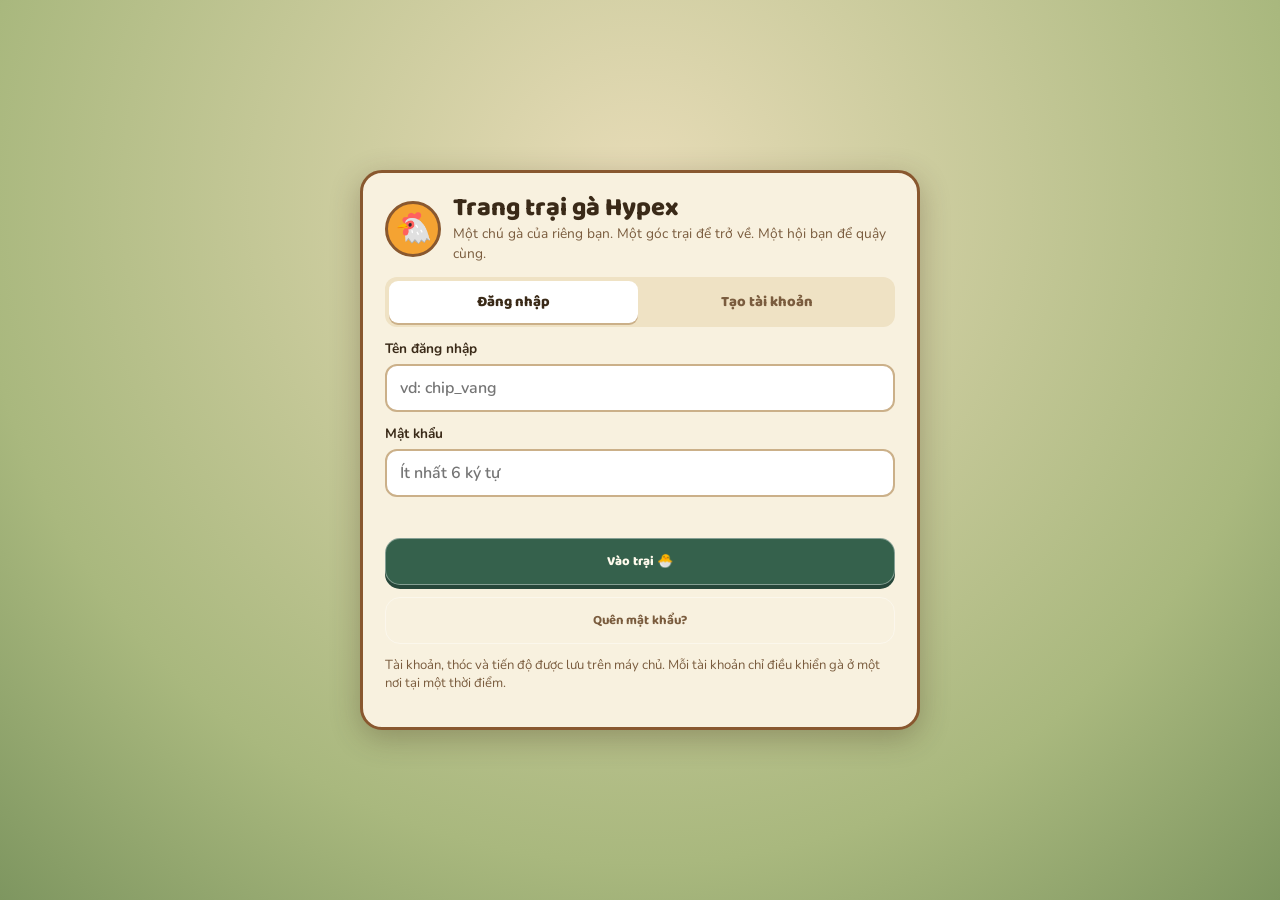
<file: client/index.html>
<!doctype html>
<html lang="vi">
<head>
<meta charset="utf-8">
<meta name="viewport" content="width=device-width,initial-scale=1,viewport-fit=cover,user-scalable=no">
<title>Trang trại gà Hypex</title>
<link rel="preconnect" href="https://fonts.googleapis.com">
<link rel="preconnect" href="https://fonts.gstatic.com" crossorigin>
<link rel="stylesheet" href="https://fonts.googleapis.com/css2?family=Baloo+2:wght@600;800&family=Nunito:wght@600;700;800;900&display=swap&subset=vietnamese">
<link rel="stylesheet" href="css/style.css">
</head>
<body>
<div id="app"></div>

<!-- Đăng nhập / đăng ký -->
<div class="screen" id="authScreen" hidden>
  <form class="card" id="authForm" autocomplete="on">
    <div class="brand">
      <div class="logo">🐔</div>
      <div>
        <h1>Trang trại gà Hypex</h1>
        <p class="tagline">Một chú gà của riêng bạn. Một góc trại để trở về. Một hội bạn để quậy cùng.</p>
      </div>
    </div>
    <div class="seg" role="tablist">
      <button type="button" role="tab" id="tabLogin" aria-selected="true">Đăng nhập</button>
      <button type="button" role="tab" id="tabRegister" aria-selected="false">Tạo tài khoản</button>
    </div>
    <div class="field">
      <label class="l" for="userIn">Tên đăng nhập</label>
      <input type="text" id="userIn" name="username" autocomplete="username" autocapitalize="none" spellcheck="false" placeholder="vd: chip_vang">
    </div>
    <div class="field">
      <label class="l" for="passIn">Mật khẩu</label>
      <input type="password" id="passIn" name="password" autocomplete="current-password" placeholder="Ít nhất 6 ký tự">
    </div>
    <div class="field" id="recoverFields" hidden>
      <label class="l" for="recIn">Mã khôi phục</label>
      <input type="text" id="recIn" autocomplete="off" autocapitalize="characters" spellcheck="false" placeholder="XXXX-XXXX-XXXX" style="text-transform:uppercase">
    </div>
    <p class="err" id="authErr"></p>
    <button class="btn block" id="authBtn" type="submit">Vào trại 🐣</button>
    <button class="btn ghost block" type="button" id="forgotBtn">Quên mật khẩu?</button>
    <p class="mut" style="margin-top:12px">Tài khoản, thóc và tiến độ được lưu trên máy chủ. Mỗi tài khoản chỉ điều khiển gà ở một nơi tại một thời điểm.</p>
  </form>
</div>

<!-- Mã khôi phục: chỉ hiện một lần -->
<div class="screen" id="recoveryScreen" hidden>
  <div class="card">
    <h1>Lưu mã khôi phục</h1>
    <p class="tagline">Nếu quên mật khẩu, mã này là cách duy nhất để lấy lại tài khoản. Máy chủ chỉ lưu bản băm nên sẽ không hiện lại.</p>
    <div class="row" style="margin-top:14px"><div class="meta"><div class="nm" id="recCode" style="font-size:1.5rem;letter-spacing:.12em;-webkit-user-select:all;user-select:all"></div></div>
      <div class="act"><button class="mini sec" id="recCopy" type="button">Chép</button></div></div>
    <button class="btn block" id="recDone">Tôi đã lưu mã, vào trại</button>
  </div>
</div>

<!-- Tạo gà -->
<div class="screen" id="charScreen" hidden>
  <div class="card">
    <h1>Tạo chú gà của bạn</h1>
    <p class="tagline">Xem trước 3D — kéo để xoay.</p>
    <div id="previewWrap" style="margin-top:12px"></div>
    <div class="field">
      <label class="l" for="nameIn">Tên hiển thị</label>
      <input type="text" id="nameIn" maxlength="14" placeholder="vd: Gà Bông, Chíp Vàng" autocomplete="off">
    </div>
    <div class="field"><span class="l">Màu lông</span><div class="swatches" id="colorSw"></div></div>
    <div class="field"><span class="l">Kiểu mào</span><div class="chips" id="combCh"></div></div>
    <div class="field"><span class="l">Kiểu đuôi</span><div class="chips" id="tailCh"></div></div>
    <div class="field"><span class="l">Kiểu mắt</span><div class="chips" id="eyeCh"></div></div>
    <div class="field"><span class="l">Áo khởi điểm</span><div class="swatches" id="shirtSw"></div></div>
    <div class="field"><span class="l">Giới tính hồ sơ <span class="mut">— chỉ hiển thị hồ sơ, không ảnh hưởng chỉ số hay trang phục</span></span><div class="chips" id="sexCh"></div></div>
    <p class="err" id="charErr"></p>
    <button class="btn block" id="createBtn">Vào sảnh chuồng gà</button>
  </div>
</div>

<!-- Đang kết nối -->
<div class="screen" id="loadScreen">
  <div class="card" style="text-align:center">
    <div class="logo" style="margin:0 auto 10px">🐔</div>
    <h1 id="loadTitle">Đang mở cổng trại…</h1>
    <p class="mut" id="loadSub">Kết nối máy chủ</p>
  </div>
</div>

<!-- HUD -->
<div id="hud" hidden>
  <svg class="sprite" xmlns="http://www.w3.org/2000/svg" aria-hidden="true" focusable="false" style="position:absolute;width:0;height:0;overflow:hidden">
    <defs>
      <symbol id="i-bag" viewBox="0 0 24 24" fill="none" stroke="currentColor" stroke-width="1.8" stroke-linecap="round" stroke-linejoin="round"><path d="M7 8V6a5 5 0 0 1 10 0v2"/><rect x="4" y="8" width="16" height="12" rx="3"/><path d="M9 14h6"/></symbol>
      <symbol id="i-quest" viewBox="0 0 24 24" fill="none" stroke="currentColor" stroke-width="1.8" stroke-linecap="round" stroke-linejoin="round"><rect x="5" y="4" width="14" height="17" rx="2.4"/><path d="M9 3.6h6v3H9z"/><path d="M9 12.4l2 2 4-4"/></symbol>
      <symbol id="i-shop" viewBox="0 0 24 24" fill="none" stroke="currentColor" stroke-width="1.8" stroke-linecap="round" stroke-linejoin="round"><path d="M4 9h16"/><path d="M5.2 9 3.6 13.2h16.8L18.8 9"/><path d="M6.5 13.5V20M17.5 13.5V20"/><path d="M4 20h16"/><path d="M8 16.5h8"/></symbol>
      <symbol id="i-book" viewBox="0 0 24 24" fill="none" stroke="currentColor" stroke-width="1.8" stroke-linecap="round" stroke-linejoin="round"><path d="M12 6.2C10 4.7 7.4 4.1 4.4 4.6v13.2c3-.5 5.6.1 7.6 1.7 2-1.6 4.6-2.2 7.6-1.7V4.6c-3-.5-5.6.1-7.6 1.6z"/><path d="M12 6.2v13.3"/><path d="M15.2 9.4c.9-1.1 2.2.9 3.1-.2"/></symbol>
      <symbol id="i-wardrobe" viewBox="0 0 24 24" fill="none" stroke="currentColor" stroke-width="1.8" stroke-linecap="round" stroke-linejoin="round"><path d="M12 4a2.5 2.5 0 0 1 2.5 2.5c0 .7-.3 1.3-.7 1.7"/><path d="M12 8.4 5 13.9a1.5 1.5 0 0 0 1.8 2.4L12 13.4l5.2 2.9a1.5 1.5 0 0 0 1.8-2.4L12 8.4z"/></symbol>
      <symbol id="i-friends" viewBox="0 0 24 24" fill="none" stroke="currentColor" stroke-width="1.8" stroke-linecap="round" stroke-linejoin="round"><circle cx="9" cy="7.5" r="3"/><path d="M3 19.5c0-3.3 2.7-5.5 6-5.5s6 2.2 6 5.5"/><circle cx="16.4" cy="7.5" r="2.6"/><path d="M11.7 19.5c.2-2.6 2.1-4.2 4.7-4.4 1.7-.1 3 .5 3.8 1.7"/></symbol>
      <symbol id="i-chat" viewBox="0 0 24 24" fill="none" stroke="currentColor" stroke-width="1.8" stroke-linecap="round" stroke-linejoin="round"><path d="M4 6a3 3 0 0 1 3-3h10a3 3 0 0 1 3 3v6a3 3 0 0 1-3 3H9l-5 4z"/></symbol>
      <symbol id="i-mail" viewBox="0 0 24 24" fill="none" stroke="currentColor" stroke-width="1.8" stroke-linecap="round" stroke-linejoin="round"><rect x="3" y="5" width="18" height="14" rx="2"/><path d="M3 7.5l9 6 9-6"/></symbol>
      <symbol id="i-guild" viewBox="0 0 24 24" fill="none" stroke="currentColor" stroke-width="1.8" stroke-linecap="round" stroke-linejoin="round"><path d="M5 3v18"/><path d="M5 4h13l-2 3 2 3H5"/></symbol>
      <symbol id="i-help" viewBox="0 0 24 24" fill="none" stroke="currentColor" stroke-width="1.8" stroke-linecap="round" stroke-linejoin="round"><circle cx="12" cy="12" r="9"/><path d="M9.4 9.4a2.6 2.6 0 1 1 3.5 2.4c-.8.3-.9 1-.9 1.7"/><path d="M12 17.2h.01"/></symbol>
      <symbol id="i-photo" viewBox="0 0 24 24" fill="none" stroke="currentColor" stroke-width="1.8" stroke-linecap="round" stroke-linejoin="round"><path d="M4 7h3l1.5-2h7L17 7h3a1 1 0 0 1 1 1v10a1 1 0 0 1-1 1H4a1 1 0 0 1-1-1V8a1 1 0 0 1 1-1z"/><circle cx="12" cy="13" r="3.5"/></symbol>
      <symbol id="i-sound" viewBox="0 0 24 24" fill="none" stroke="currentColor" stroke-width="1.8" stroke-linecap="round" stroke-linejoin="round"><path d="M4 9v6h4l5 4V5L8 9z"/><path d="M16 9a4 4 0 0 1 0 6"/></symbol>
      <symbol id="i-sound-off" viewBox="0 0 24 24" fill="none" stroke="currentColor" stroke-width="1.8" stroke-linecap="round" stroke-linejoin="round"><path d="M4 9v6h4l5 4V5L8 9z"/><path d="M16 9l5 6M21 9l-5 6"/></symbol>
      <symbol id="i-settings" viewBox="0 0 24 24" fill="none" stroke="currentColor" stroke-width="1.8" stroke-linecap="round"><path d="M4 7h16M4 12h16M4 17h16"/><circle cx="9" cy="7" r="2" fill="currentColor" stroke="none"/><circle cx="15" cy="12" r="2" fill="currentColor" stroke="none"/><circle cx="7" cy="17" r="2" fill="currentColor" stroke="none"/></symbol>
      <symbol id="i-map" viewBox="0 0 24 24" fill="none" stroke="currentColor" stroke-width="1.8" stroke-linecap="round" stroke-linejoin="round"><path d="M9 4 3 6v14l6-2 6 2 6-2V4l-6 2-6-2z"/><path d="M9 4v14M15 6v14"/></symbol>
      <symbol id="i-reset" viewBox="0 0 24 24" fill="none" stroke="currentColor" stroke-width="1.8" stroke-linecap="round" stroke-linejoin="round"><path d="M3.5 12a8.5 8.5 0 1 0 2.4-5.9"/><path d="M3.5 3.5v4h4"/></symbol>
      <symbol id="i-eye" viewBox="0 0 24 24" fill="none" stroke="currentColor" stroke-width="1.8" stroke-linecap="round" stroke-linejoin="round"><path d="M2 12s3.5-6 10-6 10 6 10 6-3.5 6-10 6S2 12 2 12z"/><circle cx="12" cy="12" r="2.8"/></symbol>
      <symbol id="i-camera" viewBox="0 0 24 24" fill="none" stroke="currentColor" stroke-width="1.8" stroke-linecap="round" stroke-linejoin="round"><path d="M4 8V6a2 2 0 0 1 2-2h2M16 4h2a2 2 0 0 1 2 2v2M20 16v2a2 2 0 0 1-2 2h-2M8 20H6a2 2 0 0 1-2-2v-2"/><circle cx="12" cy="12" r="3.4"/></symbol>
      <symbol id="i-wheat" viewBox="0 0 24 24" fill="none" stroke="currentColor" stroke-width="1.8" stroke-linecap="round" stroke-linejoin="round"><path d="M12 21V8"/><path d="M12 8c-2.5 0-4-1.5-4-4 2.5 0 4 1.5 4 4z"/><path d="M12 8c2.5 0 4-1.5 4-4-2.5 0-4 1.5-4 4z"/><path d="M12 12.5c-3 0-5-2-5-5 3 0 5 2 5 5z"/><path d="M12 12.5c3 0 5-2 5-5-3 0-5 2-5 5z"/></symbol>
      <symbol id="i-plane" viewBox="0 0 24 24" fill="none" stroke="currentColor" stroke-width="1.8" stroke-linecap="round" stroke-linejoin="round"><path d="M22 2 11 13"/><path d="M22 2 15 22l-4-9-9-4z"/></symbol>
      <symbol id="i-more" viewBox="0 0 24 24"><circle cx="5" cy="12" r="1.7" fill="currentColor"/><circle cx="12" cy="12" r="1.7" fill="currentColor"/><circle cx="19" cy="12" r="1.7" fill="currentColor"/></symbol>
      <symbol id="i-home" viewBox="0 0 24 24" fill="none" stroke="currentColor" stroke-width="1.8" stroke-linecap="round" stroke-linejoin="round"><path d="M3 11 12 3l9 8"/><path d="M5 9.5V20h14V9.5"/><path d="M10 20v-6h4v6"/></symbol>
    </defs>
  </svg>

  <!-- Hồ sơ gà (trên trái) -->
  <div class="player-panel">
    <div class="player-portrait">
      <svg class="chick" viewBox="0 0 72 80" role="img" aria-label="Chân dung gà">
        <g fill="var(--feather-shade,#d8a62c)"><ellipse cx="16" cy="34" rx="7" ry="15" transform="rotate(-18 16 34)"/><ellipse cx="11" cy="46" rx="6" ry="13" transform="rotate(-28 11 46)"/><ellipse cx="21" cy="50" rx="5.5" ry="11" transform="rotate(-6 21 50)"/></g>
        <g stroke="#e8922b" stroke-width="4" stroke-linecap="round"><line x1="33" y1="78" x2="33" y2="66"/><line x1="45" y1="78" x2="45" y2="66"/></g>
        <ellipse cx="40" cy="52" rx="26" ry="25" fill="var(--feather,#f4cf3f)"/>
        <ellipse cx="46" cy="58" rx="10" ry="15" fill="var(--feather-shade,#d8a62c)" transform="rotate(-14 46 58)"/>
        <circle cx="46" cy="26" r="17" fill="var(--feather,#f4cf3f)"/>
        <g fill="#e0401f"><circle cx="38" cy="11" r="4.6"/><circle cx="46" cy="8" r="5.2"/><circle cx="54" cy="11" r="4.6"/></g>
        <path d="M30 24l-8 2 8 4z" fill="#e8922b"/>
        <circle cx="48" cy="23" r="4.2" fill="#24170f"/>
        <circle cx="49.4" cy="21.6" r="1.4" fill="#fff"/>
      </svg>
      <span id="lvTxt">Cấp 1</span>
    </div>
    <div class="player-copy">
      <small>TRANG TRẠI HYPEX</small>
      <strong id="playerName">Gà con</strong>
      <div class="bar xp-mini"><div class="lab"><span>Kinh nghiệm</span><span id="xpLab">0/80</span></div><div class="track"><div class="fill xp" id="xpFill" style="width:0%"></div></div></div>
      <div class="bar" id="manaBar"><div class="lab"><span id="manaName">Độ no</span><span id="manaLab">100/100</span></div><div class="track"><div class="fill mana" id="manaFill" style="width:100%"></div></div></div>
    </div>
  </div>

  <!-- Bảng tên khu (trên giữa) -->
  <button class="location-pill" id="roomChip"><span class="lamp"></span><span class="net" id="netDot"></span><span class="pill-copy"><strong id="currentZoneName">Sảnh chuồng gà</strong><small id="roomTxt">Đang vào làng…</small></span><span class="lamp"></span></button>

  <!-- Ví thóc + minimap (trên phải) -->
  <div class="map-corner"><div class="wallet"><svg class="ic"><use href="#i-wheat"></use></svg><strong id="thocTxt">0</strong><small>THÓC</small></div>
    <button id="miniMapButton" aria-label="Mở bản đồ làng"><canvas id="minimapCanvas" width="280" height="240"></canvas><span class="map-compass">N ↑</span><span class="mini-label"><span id="miniLocation">Làng Hypex</span><kbd>M</kbd></span></button>
    <div class="chip-row"><span class="sky-chip" id="skyChip" title="Trời trong làng">☀️</span><span class="sky-chip" id="ticketChip" title="Lượt xe buýt miễn phí" hidden>🎫 2/2</span></div>
    <small id="localPopulation">Một ngôi làng để trở về</small>
  </div>
  <div id="routeCard" hidden><span class="route-symbol">↗</span><div><small>ĐANG CHỈ ĐƯỜNG</small><strong id="routeName"></strong><span id="routeStep"></span></div><b id="routeDistance"></b><button id="cancelRoute" aria-label="Hủy chỉ đường">×</button></div>
  <div class="areaName" id="areaName"></div>
  <div id="routeArrow" hidden aria-hidden="true"><span>➤</span></div>
  <!-- Làng sống: thẻ hướng dẫn, mời xe ôm, câu hỏi NPC, đang ngồi xe (PLAN_LOGIC_GAME 5–8) -->
  <div id="tutCard" class="npc-card tut" hidden></div>
  <div id="offerCard" class="npc-card offer" hidden></div>
  <div id="askCard" class="npc-card ask" hidden></div>
  <div id="rideCard" class="npc-card ride" hidden></div>

  <!-- Bộ công cụ (phải dưới): 6 nút chính + nút xanh "..." -->
  <div class="tool-tray">
    <div class="tool-grid">
      <button class="iconbtn" id="btnBag" title="Túi đồ" aria-label="Túi đồ"><svg><use href="#i-bag"></use></svg></button>
      <button class="iconbtn" id="btnQuest" title="Nhiệm vụ" aria-label="Nhiệm vụ"><svg><use href="#i-quest"></use></svg><span class="dot" id="questDot" hidden>!</span></button>
      <button class="iconbtn" id="btnShop" title="Cửa hàng" aria-label="Cửa hàng"><svg><use href="#i-shop"></use></svg></button>
      <button class="iconbtn" id="btnBook" title="Sổ giun" aria-label="Sổ giun"><svg><use href="#i-book"></use></svg></button>
      <button class="iconbtn" id="btnWard" title="Tủ đồ" aria-label="Tủ đồ"><svg><use href="#i-wardrobe"></use></svg></button>
      <button class="iconbtn" id="btnFriends" title="Bạn bè" aria-label="Bạn bè"><svg><use href="#i-friends"></use></svg><span class="dot" id="friendsDot" hidden></span></button>
    </div>
    <div class="tool-grid extra">
      <button class="iconbtn" id="btnChat" title="Chat chuồng" aria-label="Chat chuồng"><svg><use href="#i-chat"></use></svg><span class="dot" id="chatDot" hidden>•</span></button>
      <button class="iconbtn" id="btnMail" title="Thư Chim Chíp" aria-label="Thư Chim Chíp"><svg><use href="#i-mail"></use></svg><span class="dot" id="mailDot" hidden></span></button>
      <button class="iconbtn" id="btnGuild" title="Hội Gà" aria-label="Hội Gà"><svg><use href="#i-guild"></use></svg></button>
      <button class="iconbtn" id="btnHelp" title="Hướng dẫn" aria-label="Hướng dẫn"><svg><use href="#i-help"></use></svg></button>
      <button class="iconbtn" id="btnPhoto" title="Chụp ảnh" aria-label="Chụp ảnh"><svg><use href="#i-photo"></use></svg></button>
      <button class="iconbtn" id="btnSound" title="Âm thanh" aria-label="Âm thanh"><svg><use href="#i-sound"></use></svg></button>
      <button class="iconbtn" id="btnSettings" title="Cài đặt" aria-label="Cài đặt"><svg><use href="#i-settings"></use></svg></button>
      <button class="iconbtn" id="socialCamera" title="Góc sảnh / theo gà" aria-label="Góc sảnh / theo gà"><svg><use href="#i-camera"></use></svg></button>
    </div>
    <button id="btnMore" class="more-button" aria-label="Mở thêm công cụ"><svg><use href="#i-more"></use></svg></button>
  </div>

  <div class="emotes" id="emotes"></div>

  <!-- Công cụ góc dưới trái: camera, bản đồ, ẩn HUD -->
  <div class="camera-tools"><button id="resetCamera" title="Đặt lại góc nhìn" aria-label="Đặt lại góc nhìn"><svg><use href="#i-reset"></use></svg></button><button id="btnMap" title="Bản đồ" aria-label="Bản đồ"><svg><use href="#i-map"></use></svg></button><button id="toggleHUD" title="Ẩn giao diện" aria-label="Ẩn giao diện"><svg><use href="#i-eye"></use></svg></button></div>

  <!-- Chat giữa dưới -->
  <form id="quickChat"><input id="quickChatInput" maxlength="160" autocomplete="off" placeholder="Nói gì đó với mọi người…"><button type="submit" aria-label="Gửi tin nhắn"><svg><use href="#i-plane"></use></svg></button></form>
  <div class="control-hint">W A S D / chạm đất <span>đi</span> · Shift <span>chạy</span> · E <span>tương tác</span> · Kéo <span>xoay góc nhìn</span> · M <span>bản đồ</span></div>

  <div id="bubbles"></div>
  <div id="toasts"></div>
  <div id="inviteBar" hidden></div>
  <div id="decorBar" hidden></div>
  <button id="homeBtn" hidden><svg><use href="#i-home"></use></svg> Về sảnh chuồng</button>
  <div id="joy"><div id="joyNub"></div></div>
  <button id="sprintBtn" aria-label="Chạy nhanh (giữ Shift)" title="Giữ để chạy nhanh (Shift)"><span class="ico">🏃</span><span id="sprintTxt">Chạy</span></button>
  <button id="interact" hidden><span id="interactTxt">Tương tác</span><span class="k">phím E</span></button>
</div>

<div class="screen" id="tripOverlay" hidden style="z-index:45;background:rgba(40,26,14,.55)"></div>
<div id="modalRoot"><div id="scrim"></div><div class="sheet" id="sheet" role="dialog" aria-modal="true"></div></div>

<script src="vendor/three.min.js"></script>
<script type="module" src="js/main.js"></script>
</body>
</html>
</file>
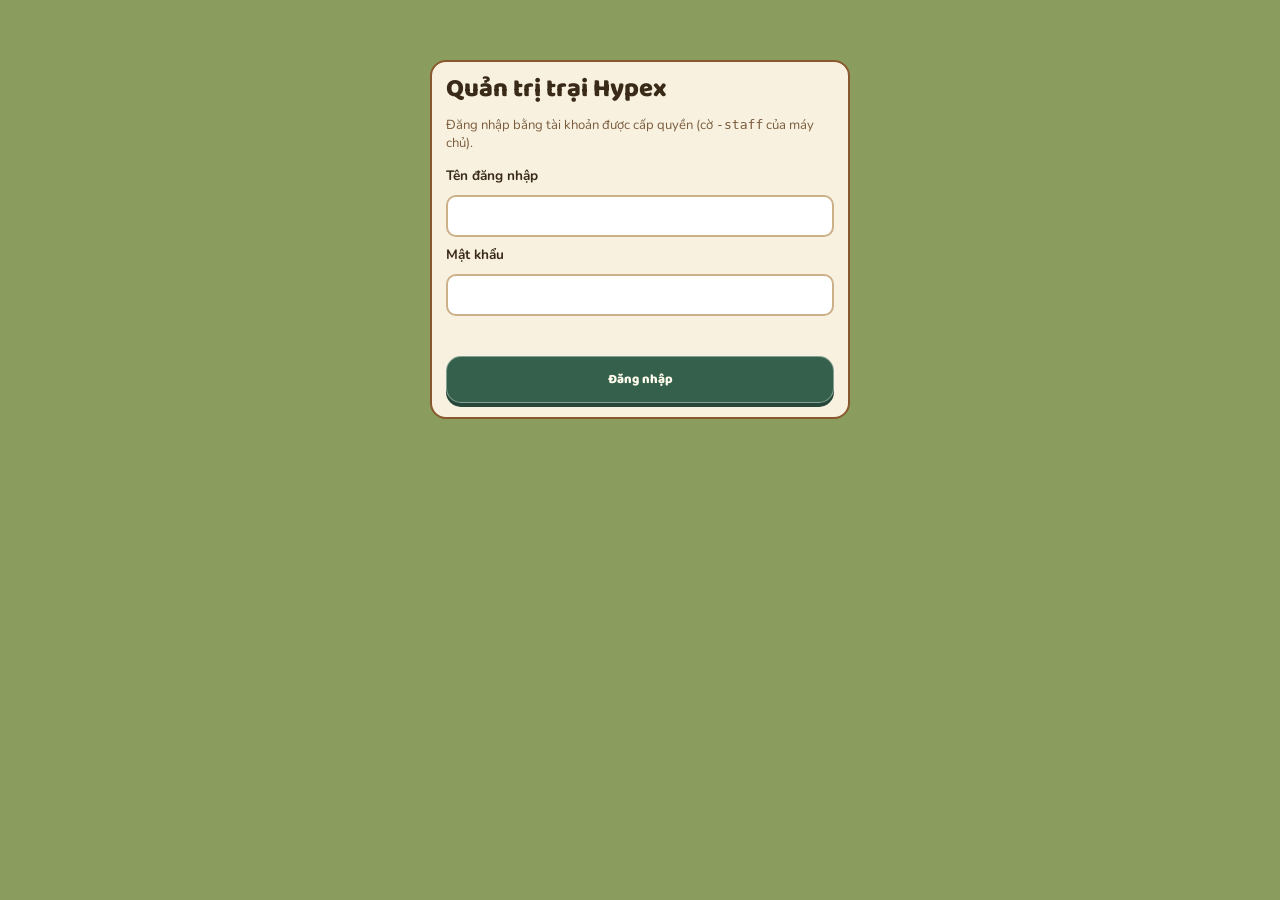
<file: client/admin.html>
<!doctype html>
<html lang="vi">
<head>
<meta charset="utf-8">
<meta name="viewport" content="width=device-width,initial-scale=1,viewport-fit=cover">
<title>Quản trị trại Hypex</title>
<link rel="preconnect" href="https://fonts.googleapis.com">
<link rel="preconnect" href="https://fonts.gstatic.com" crossorigin>
<link rel="stylesheet" href="https://fonts.googleapis.com/css2?family=Baloo+2:wght@600;800&family=Nunito:wght@600;700;800;900&display=swap&subset=vietnamese">
<link rel="stylesheet" href="css/style.css">
<style>
  /* Trang quản trị: cuộn dọc bình thường, dùng chung bảng màu với game. */
  body{overflow:auto;-webkit-user-select:text;user-select:text}
  .wrap{max-width:1100px;margin:0 auto;padding:20px max(16px,env(safe-area-inset-right,0px)) 40px max(16px,env(safe-area-inset-left,0px))}
  .top{display:flex;align-items:center;gap:12px;flex-wrap:wrap;margin-bottom:14px}
  .top h1{flex:1}
  .cards{display:grid;grid-template-columns:repeat(auto-fit,minmax(150px,1fr));gap:10px;margin-bottom:14px}
  .kpi{background:var(--panel);border:2px solid var(--wood);border-radius:14px;padding:10px 12px}
  .kpi b{display:block;font:800 1.5rem var(--font);font-variant-numeric:tabular-nums}
  .kpi span{font-size:.78rem;color:var(--ink-soft);font-weight:700}
  .panel{background:var(--panel);border:2px solid var(--wood);border-radius:16px;padding:14px;margin-bottom:14px}
  .panel h2{margin-top:0}
  table.t td,table.t th{vertical-align:top}
  .pill{font-size:.7rem;font-weight:900;padding:2px 8px;border-radius:999px;color:#fff;white-space:nowrap}
  .open{background:var(--bad)} .actioned{background:var(--good)} .dismissed{background:#8a8a8a}
  .form{display:flex;gap:8px;flex-wrap:wrap;align-items:end}
  .form>div{display:flex;flex-direction:column;gap:4px;min-width:0}
  .form input,.form select{padding:9px 10px;border-radius:10px;border:2px solid var(--line);font:600 .92rem var(--font-ui);background:#fff;color:var(--ink)}
  .ev{font-size:.78rem;color:var(--ink-soft);margin:2px 0}
</style>
</head>
<body>
<div class="wrap">
  <div id="login" class="panel" style="max-width:420px;margin:40px auto">
    <h1>Quản trị trại Hypex</h1>
    <p class="mut">Đăng nhập bằng tài khoản được cấp quyền (cờ <code>-staff</code> của máy chủ).</p>
    <form id="lf" class="form" style="flex-direction:column;align-items:stretch">
      <div><label class="l" for="lu">Tên đăng nhập</label><input id="lu" autocomplete="username"></div>
      <div><label class="l" for="lp">Mật khẩu</label><input id="lp" type="password" autocomplete="current-password"></div>
      <p class="err" id="lerr"></p>
      <button class="btn">Đăng nhập</button>
    </form>
  </div>

  <div id="adminApp" hidden>
    <div class="top"><h1>Quản trị trại Hypex</h1><span class="mut" id="who"></span><button class="mini sec" id="refresh">Làm mới</button><button class="mini sec" id="logout">Đăng xuất</button></div>
    <div class="cards" id="kpis"></div>
    <div class="tabs" id="tabs"></div>
    <div id="view"></div>
  </div>
</div>
<script type="module" src="js/admin.js"></script>
</body>
</html>
</file>
<file: client/css/style.css>
/* Layout: canvas 3D full-bleed + HUD 2D phủ trên, bảng mở dạng sheet. Một thế giới nông trại ấm nên dùng một tông cố định. */
:root{
  /* Bảng màu gỗ–kem theo PLAN_GIAO_DIEN_BO_2.md mục 3.3 */
  --farm:#8a9d5f; --panel:#f8f1df; --panel-2:#efe2c4; --ink:#3a2a18; --ink-soft:#7a5c3e;
  --wood:#89582f; --wood-d:#51351f; --grain:#f5a332; --accent:#35614c; --accent-d:#27473a;
  --good:#4e8a50; --warn:#e0a500; --bad:#d94d42; --mana:#d94d42; --line:#cbb089;
  --straw:#c99a42; --earth:#65512f; --grass:#637442; --cream:#f4ebd5;
  --shadow:0 8px 24px rgba(60,40,20,.32);
  --font:"Baloo 2","Nunito",system-ui,-apple-system,"Segoe UI",Roboto,sans-serif;
  --font-ui:"Nunito",system-ui,-apple-system,"Segoe UI",Roboto,sans-serif;
  color-scheme:light;
}
*{box-sizing:border-box}
html,body{height:100%;margin:0}
body{background:var(--farm);color:var(--ink);overflow:hidden;font:15px/1.4 var(--font-ui);-webkit-user-select:none;user-select:none;-webkit-tap-highlight-color:transparent}
#app{position:fixed;inset:0;z-index:0}
/* Soft vignette like the bo-2 renders: frames the scene, never blocks input. */
#app::after{content:"";position:absolute;inset:0;pointer-events:none;background:radial-gradient(ellipse 75% 70% at 50% 46%,transparent 55%,rgba(38,24,10,.32) 100%)}
canvas{display:block;touch-action:none}
button{font-family:inherit}
[hidden]{display:none!important}
:focus-visible{outline:3px solid var(--accent);outline-offset:2px}

/* ---------- Màn vào game ---------- */
.screen{position:fixed;inset:0;z-index:40;display:flex;align-items:center;justify-content:center;overflow:auto;
  padding:max(16px,env(safe-area-inset-top,0px)) max(16px,env(safe-area-inset-right,0px)) max(16px,env(safe-area-inset-bottom,0px)) max(16px,env(safe-area-inset-left,0px));
  background:radial-gradient(circle at 50% 22%,#e8dcb8,#a9b87e 70%,#7e9660)}
.card{background:var(--panel);border:3px solid var(--wood);border-radius:22px;box-shadow:var(--shadow);width:min(560px,100%);padding:22px;margin:auto}
.brand{display:flex;gap:12px;align-items:center}
.logo{width:56px;height:56px;border-radius:50%;background:var(--grain);display:grid;place-items:center;font-size:30px;border:3px solid var(--wood);flex:none}
h1{font:800 1.6rem/1.05 var(--font);margin:0;text-wrap:balance}
.tagline{color:var(--ink-soft);font-size:.86rem;margin:3px 0 0}
h2{font:800 1.08rem var(--font);margin:16px 0 8px}
.field{margin:12px 0}
label.l{display:block;font-weight:700;font-size:.85rem;margin-bottom:6px}
input[type=text],input[type=password]{width:100%;padding:11px 13px;border-radius:12px;border:2px solid var(--line);background:#fff;font:600 1rem var(--font-ui);color:var(--ink)}
input:focus{outline:2px solid var(--accent);border-color:var(--accent)}
.swatches,.chips{display:flex;flex-wrap:wrap;gap:9px}
.sw{width:40px;height:40px;border-radius:50%;border:3px solid rgba(0,0,0,.08);cursor:pointer}
.sw[aria-pressed=true]{border-color:var(--ink);box-shadow:0 0 0 3px var(--grain)}
.chip{padding:8px 14px;border-radius:999px;border:2px solid var(--line);background:#fff;cursor:pointer;font-size:.9rem;font-weight:700;color:var(--ink)}
.chip[aria-pressed=true]{background:var(--accent);color:#fff;border-color:var(--accent)}
#previewWrap{width:100%;height:200px;background:linear-gradient(#e9d9b0,#d9c594);border-radius:14px;border:2px solid var(--line);overflow:hidden}
.btn{appearance:none;border:none;border-radius:13px;padding:12px 18px;font:800 1rem var(--font);cursor:pointer;background:var(--accent);color:#fff;box-shadow:0 4px 0 var(--accent-d)}
.btn:active{transform:translateY(2px);box-shadow:0 2px 0 var(--accent-d)}
.btn.block{width:100%;margin-top:12px}
.btn.sec{background:var(--panel-2);color:var(--ink);box-shadow:0 4px 0 #c9b488}
.btn.ghost{background:transparent;color:var(--ink-soft);box-shadow:none;font-weight:700}
.btn:disabled{opacity:.45;cursor:not-allowed;box-shadow:none;transform:none}
.mut{color:var(--ink-soft);font-size:.82rem}
.err{color:var(--bad);font-weight:700;font-size:.86rem;min-height:1.2em;margin:8px 0 0}
.seg{display:flex;background:var(--panel-2);border-radius:12px;padding:4px;gap:4px;margin:14px 0 4px}
.seg button{flex:1;border:none;background:transparent;padding:9px;border-radius:9px;font:800 .92rem var(--font);color:var(--ink-soft);cursor:pointer}
.seg button[aria-selected=true]{background:#fff;color:var(--ink);box-shadow:0 2px 0 var(--line)}

/* ---------- HUD ---------- */
#hud{position:fixed;inset:0;z-index:20;pointer-events:none}
#hud>*{pointer-events:auto}
.topbar{position:absolute;top:env(safe-area-inset-top,0px);left:0;right:0;display:flex;gap:8px;align-items:flex-start;flex-wrap:wrap;
  padding:10px max(12px,env(safe-area-inset-right,0px)) 0 max(12px,env(safe-area-inset-left,0px));pointer-events:none}
.topbar>*{pointer-events:auto}
.stat{background:var(--panel);border:2px solid var(--wood);border-radius:12px;padding:6px 10px;box-shadow:var(--shadow);display:flex;gap:6px;align-items:center;font:800 .92rem var(--font);font-variant-numeric:tabular-nums;white-space:nowrap}
.bars{display:flex;flex-direction:column;gap:5px;flex:1;min-width:150px;max-width:300px}
.bar{background:var(--panel);border:2px solid var(--wood);border-radius:11px;padding:4px 8px;box-shadow:var(--shadow)}
.bar .lab{display:flex;justify-content:space-between;gap:8px;font-size:.68rem;font-weight:800;color:var(--ink-soft);margin-bottom:2px;font-variant-numeric:tabular-nums}
.track{height:9px;border-radius:6px;background:#e4d3ac;overflow:hidden}
.fill{height:100%;border-radius:6px;transition:width .3s,background .3s}
.fill.xp{background:var(--grain)} .fill.mana{background:var(--mana)}
.bar.hungry{animation:throb 1s ease-in-out infinite}
@keyframes throb{50%{box-shadow:0 0 0 4px rgba(199,69,42,.45)}}
.roomchip{cursor:pointer;border-color:var(--wood-d)}
.net{width:9px;height:9px;border-radius:50%;background:var(--good);flex:none}
.net.off{background:var(--bad)}
.areaName{position:absolute;left:50%;transform:translateX(-50%);top:calc(env(safe-area-inset-top,0px) + 112px);background:var(--wood);color:#fff;padding:6px 18px;border-radius:999px;font:800 .95rem var(--font);box-shadow:var(--shadow);opacity:0;transition:opacity .4s;pointer-events:none}

.sidebtns{position:absolute;left:max(10px,env(safe-area-inset-left,0px));top:50%;transform:translateY(-50%);display:flex;flex-direction:column;gap:8px}
.iconbtn{width:46px;height:46px;border-radius:13px;background:var(--panel);border:2px solid var(--wood);box-shadow:var(--shadow);font-size:1.3rem;cursor:pointer;display:grid;place-items:center;position:relative;padding:0}
.iconbtn .dot{position:absolute;top:-5px;right:-5px;background:var(--bad);color:#fff;border-radius:999px;font-size:.6rem;font-weight:900;padding:1px 5px;border:2px solid var(--panel)}
.emotes{position:absolute;right:max(12px,env(safe-area-inset-right,0px));top:50%;transform:translateY(-50%);display:flex;flex-direction:column;gap:6px}
.emotes .iconbtn{width:40px;height:40px;font-size:1.1rem}
#homeBtn{position:absolute;left:50%;transform:translateX(-50%);bottom:calc(env(safe-area-inset-bottom,0px) + 20px);background:var(--panel);border:2px solid var(--wood);border-radius:999px;padding:8px 16px;font:800 .88rem var(--font);box-shadow:var(--shadow);cursor:pointer;color:var(--ink)}

#joy{position:absolute;left:max(18px,env(safe-area-inset-left,0px));bottom:calc(env(safe-area-inset-bottom,0px) + 22px);width:120px;height:120px;border-radius:50%;background:rgba(251,243,224,.5);border:2px solid var(--wood);touch-action:none}
#joyNub{position:absolute;left:50%;top:50%;width:52px;height:52px;margin:-26px;border-radius:50%;background:var(--panel);border:2px solid var(--wood);box-shadow:var(--shadow);pointer-events:none}
@media (hover:hover) and (pointer:fine){#joy{display:none}}
#interact{position:absolute;right:max(18px,env(safe-area-inset-right,0px));bottom:calc(env(safe-area-inset-bottom,0px) + 24px);min-width:120px;max-width:44vw;padding:14px 18px;border-radius:40px;background:var(--accent);color:#fff;border:3px solid #fff;font:800 1rem var(--font);box-shadow:var(--shadow);cursor:pointer;text-align:center}
#interact .k{display:block;font-size:.66rem;opacity:.85;font-weight:700}

#bubbles{position:absolute;inset:0;overflow:hidden;pointer-events:none}
.bubble{position:absolute;transform:translate(-50%,-100%);background:#fff;border:2px solid var(--wood);border-radius:12px;padding:4px 10px;font-size:.8rem;font-weight:700;max-width:200px;box-shadow:var(--shadow);white-space:normal;text-align:center}
.bubble.emo{font-size:1.5rem;padding:2px 8px;border-radius:50%}
#toasts{position:absolute;left:50%;top:calc(env(safe-area-inset-top,0px) + 150px);transform:translateX(-50%);display:flex;flex-direction:column;gap:6px;align-items:center;width:min(440px,92vw);pointer-events:none}
.toast{background:var(--ink);color:#fff;padding:9px 15px;border-radius:12px;font-size:.88rem;font-weight:700;box-shadow:var(--shadow);animation:pop .3s ease;max-width:100%;text-align:center;transition:opacity .4s}
.toast.good{background:var(--good)} .toast.warn{background:var(--warn);color:var(--ink)} .toast.bad{background:var(--bad)}
@keyframes pop{from{transform:translateY(-8px);opacity:0}}

#inviteBar{position:absolute;left:50%;transform:translateX(-50%);top:calc(env(safe-area-inset-top,0px) + 70px);background:var(--panel);border:3px solid var(--accent);border-radius:16px;padding:10px 12px;box-shadow:var(--shadow);display:flex;gap:10px;align-items:center;flex-wrap:wrap;justify-content:center;width:min(440px,92vw);z-index:25}
#inviteBar .t,#decorBar .t{font-weight:800;flex:1 1 200px}
#decorBar{position:absolute;left:50%;transform:translateX(-50%);bottom:calc(env(safe-area-inset-bottom,0px) + 150px);background:var(--panel);border:3px solid var(--good);border-radius:16px;padding:10px 12px;box-shadow:var(--shadow);display:flex;gap:8px;align-items:center;flex-wrap:wrap;justify-content:center;width:min(520px,92vw);z-index:25}
label.row input{width:22px;height:22px;accent-color:var(--accent);flex:none}

/* ---------- Sheet ---------- */
#modalRoot{position:fixed;inset:0;z-index:30;display:none;align-items:flex-end;justify-content:center}
#modalRoot.on{display:flex}
#scrim{position:absolute;inset:0;background:rgba(40,26,14,.45)}
.sheet{position:relative;background:var(--panel);border:3px solid var(--wood);border-radius:22px 22px 0 0;width:min(680px,100%);max-height:88%;display:flex;flex-direction:column;box-shadow:var(--shadow);animation:slideup .22s ease;padding-bottom:env(safe-area-inset-bottom,0px)}
@media(min-width:700px){#modalRoot{align-items:center}.sheet{border-radius:22px;max-height:84%}}
@keyframes slideup{from{transform:translateY(40px);opacity:.4}}
.sheet-h{display:flex;align-items:center;gap:10px;padding:14px 18px 10px;border-bottom:2px solid var(--line)}
.sheet-h h3{margin:0;font:800 1.2rem var(--font);flex:1}
.x{width:38px;height:38px;border-radius:10px;border:2px solid var(--line);background:var(--panel-2);font-size:1.05rem;cursor:pointer;flex:none;color:var(--ink)}
.sheet-b{padding:14px 18px 20px;overflow:auto}
.tabs{display:flex;gap:6px;flex-wrap:wrap;margin-bottom:12px}
.tab{padding:7px 13px;border-radius:999px;border:2px solid var(--line);background:#fff;font-weight:800;font-size:.84rem;cursor:pointer;color:var(--ink-soft)}
.tab[aria-selected=true]{background:var(--ink);border-color:var(--ink);color:#fff}

.row{display:flex;gap:10px;align-items:center;padding:10px;border:2px solid var(--line);border-radius:14px;background:#fff8ec;margin-bottom:9px}
.row .ico{width:46px;height:46px;border-radius:12px;display:grid;place-items:center;font-size:1.55rem;flex:none}
.row .meta{flex:1;min-width:0}
.row .nm{font-weight:800}
.row .sub{font-size:.76rem;color:var(--ink-soft)}
.row .act{display:flex;gap:6px;flex-wrap:wrap;justify-content:flex-end}
.mini{padding:8px 12px;border-radius:10px;border:none;font-weight:800;font-size:.82rem;cursor:pointer;background:var(--grain);color:#4a3410;box-shadow:0 3px 0 #b07e1a;white-space:nowrap}
.mini:active{transform:translateY(2px);box-shadow:0 1px 0 #b07e1a}
.mini.good{background:var(--good);color:#fff;box-shadow:0 3px 0 #356b35}
.mini.hot{background:var(--accent);color:#fff;box-shadow:0 3px 0 var(--accent-d)}
.mini.sec{background:var(--panel-2);color:var(--ink);box-shadow:0 3px 0 #c9b488}
.mini:disabled{opacity:.4;box-shadow:none;cursor:not-allowed;transform:none}
.rtag{font-size:.66rem;font-weight:900;padding:2px 7px;border-radius:999px;color:#fff;vertical-align:1px;white-space:nowrap}
.empty{text-align:center;color:var(--ink-soft);padding:24px 10px}
.note{background:#fff3d6;border:2px dashed var(--warn);border-radius:12px;padding:10px 12px;font-size:.82rem;margin:10px 0}
.kvs{display:grid;grid-template-columns:auto 1fr;gap:4px 14px;font-size:.86rem;font-variant-numeric:tabular-nums}
.kvs b{color:var(--ink-soft);font-weight:700}

.npcbox{display:flex;gap:12px;align-items:flex-start}
.npcface{width:64px;height:64px;border-radius:16px;display:grid;place-items:center;font-size:2.3rem;flex:none;border:2px solid var(--wood)}
.npcbox .who{font:800 1rem var(--font);color:var(--accent)}
.npcbox p{margin:4px 0 0;line-height:1.5}
.choices{display:flex;flex-direction:column;gap:8px;margin-top:14px}
.choice{text-align:left;padding:12px 14px;border-radius:12px;border:2px solid var(--line);background:#fff;font-weight:700;cursor:pointer;color:var(--ink);font-size:.95rem}
.choice:hover{border-color:var(--accent)}

.grid{display:grid;grid-template-columns:repeat(auto-fill,minmax(120px,1fr));gap:9px}
.cos{border:2px solid var(--line);border-radius:14px;background:#fff8ec;padding:9px;text-align:center;cursor:pointer;display:flex;flex-direction:column;gap:3px;align-items:center}
.cos .ci{font-size:1.9rem}
.cos .cn{font-weight:800;font-size:.82rem;line-height:1.2}
.cos.owned{border-color:var(--good)}
.cos.on{border-color:var(--accent);box-shadow:0 0 0 2px var(--accent)}
.cos.try{border-style:dashed;border-color:var(--accent)}
.cart{position:sticky;bottom:-20px;background:var(--panel);border-top:2px solid var(--line);padding:10px 0 4px;margin-top:10px;display:flex;gap:8px;align-items:center;flex-wrap:wrap}
.cart .sum{flex:1;font-weight:800}

.digbar{position:relative;height:34px;border-radius:10px;background:#e4d3ac;overflow:hidden;margin:16px 0;border:2px solid var(--wood)}
.digzone{position:absolute;top:0;bottom:0;background:var(--good);opacity:.45}
.digmark{position:absolute;top:-3px;bottom:-3px;width:6px;margin-left:-3px;background:var(--accent);border-radius:3px}
.lootcard{border:3px solid var(--wood);border-radius:18px;padding:18px;text-align:center;background:radial-gradient(circle at 50% 30%,#fff,#f1e3c6)}
.lootcard .big{font-size:3.4rem;line-height:1}
.lootcard .nm{font:800 1.35rem var(--font);margin:6px 0}
.shine{animation:shine 1.4s linear infinite}
@keyframes shine{50%{filter:drop-shadow(0 0 16px var(--grain))}}
.showcard{display:inline-flex;gap:8px;align-items:center;border:2px solid var(--wood);border-radius:12px;padding:6px 10px;background:#fff;margin-top:4px}

.q{display:flex;gap:10px;align-items:flex-start;padding:10px;border-radius:12px;border:2px solid var(--line);margin-bottom:8px;background:#fff8ec}
.q .box{width:24px;height:24px;border-radius:7px;border:2px solid var(--ink-soft);flex:none;display:grid;place-items:center;font-weight:900;font-size:.8rem}
.q.done .box{background:var(--good);border-color:var(--good);color:#fff}
.q.done .qt{text-decoration:line-through;color:var(--ink-soft)}
.q .qt{font-weight:700;font-size:.9rem}
.q .qs{font-size:.74rem;color:var(--ink-soft)}
.q .qr{font-size:.74rem;font-weight:900;color:var(--grain);background:#4a3410;padding:2px 8px;border-radius:999px;margin-left:auto;align-self:center;flex:none}

.pkstage{text-align:center}
.pkbig{font-size:3.6rem;margin:6px 0;line-height:1.1}
.pktap{width:150px;height:150px;border-radius:50%;background:var(--accent);color:#fff;border:5px solid #fff;font:900 1.5rem var(--font);margin:12px auto;display:grid;place-items:center;cursor:pointer;box-shadow:var(--shadow);touch-action:manipulation}
.pktap:active{transform:scale(.93)}
.pktap:disabled{background:#bba98a;cursor:default}
.vs{display:flex;justify-content:space-around;align-items:center;margin:10px 0}
.vs .p{text-align:center;min-width:0} .vs .p div:first-child{font-weight:800;overflow:hidden;text-overflow:ellipsis;max-width:38vw}
.vs .sc{font:900 2.4rem var(--font);font-variant-numeric:tabular-nums}
.coinbtns{display:flex;gap:10px;justify-content:center;margin:12px 0}

#chatlog{height:min(46vh,320px);overflow:auto;background:#fff8ec;border:2px solid var(--line);border-radius:12px;padding:10px;display:flex;flex-direction:column;gap:6px;-webkit-user-select:text;user-select:text}
.cm{font-size:.88rem;line-height:1.35;overflow-wrap:anywhere}
.cm .au{font-weight:900}
.cm.sys{color:var(--ink-soft);font-style:italic;font-size:.8rem}
.chatin{display:flex;gap:8px;margin-top:10px}
.chatin input{flex:1;min-width:0}

table.t{width:100%;border-collapse:collapse;font-size:.82rem;font-variant-numeric:tabular-nums}
table.t th,table.t td{border:1px solid var(--line);padding:5px 7px;text-align:left}
table.t th{background:var(--panel-2)}
.tblwrap{overflow-x:auto}
kbd{background:var(--panel-2);border:1px solid var(--line);border-bottom-width:2px;border-radius:6px;padding:1px 7px;font-weight:800;font-size:.82rem}

@media (max-width:520px){
  .stat{padding:5px 8px;font-size:.84rem}
  .bars{order:5;flex-basis:100%;max-width:none}
  .areaName{top:calc(env(safe-area-inset-top,0px) + 132px)}
  #toasts{top:calc(env(safe-area-inset-top,0px) + 170px)}
}
@media (prefers-reduced-motion:reduce){*{animation:none!important;transition:none!important}}
.reduce *{animation:none!important;transition:none!important}

/* Hypex world redesign: HUD gỗ–kem theo bộ ảnh 2 (mục 5). */
:root{--panel:#f8f1df;--panel-2:#efe2c4;--ink:#3a2a18;--ink-soft:#7a5c3e;--accent:#35614c;--wood:#89582f;--wood-d:#51351f;--line:#cbb089;--shadow:0 8px 30px rgba(60,40,20,.30);--good:#4e8a50}
#hud{pointer-events:none}#hud button,#hud input,#hud form,#joy{pointer-events:auto}
#hud .ic{width:1em;height:1em;flex:none}
#hud .iconbtn svg,.more-button svg,.camera-tools svg,#quickChat svg,#homeBtn svg{display:block;pointer-events:none}
.iconbtn svg{width:23px;height:23px}.more-button svg{width:22px;height:22px}.camera-tools svg{width:20px;height:20px}#quickChat svg{width:20px;height:20px}#homeBtn svg{width:16px;height:16px}
/* Hồ sơ gà (trên trái): khung gỗ hai lớp, XP cam trên, Độ no đỏ dưới. */
.player-panel{position:absolute;left:20px;top:20px;width:280px;padding:12px;display:flex;gap:12px;align-items:center;border-radius:20px;background:linear-gradient(160deg,#8a5a30,#59361d);box-shadow:0 12px 30px rgba(40,24,10,.45),inset 0 0 0 2px #b98a55,inset 0 0 0 5px #6a442a;color:#fff3dd}
.player-portrait{--feather:#f4cf3f;--feather-shade:#d8a62c;position:relative;display:grid;place-items:center;width:68px;height:76px;flex:none;border-radius:16px;background:radial-gradient(circle at 50% 28%,#fff7e6,#f0dfae);border:2px solid #c9a05a;box-shadow:inset 0 0 10px #d9b972}
.player-portrait .chick{width:56px;height:62px}
.player-portrait #lvTxt{position:absolute;bottom:-10px;left:50%;transform:translateX(-50%);white-space:nowrap;background:#35614c;color:#fff5df;border:2px solid #f4ebd5;border-radius:12px;font-size:10px;font-weight:800;padding:2px 9px;box-shadow:0 3px 8px rgba(40,24,10,.35)}
.player-copy{flex:1;min-width:0}
.player-copy>small{font-size:8px;letter-spacing:1.5px;color:#ecd6a8;font-weight:800}
.player-copy>strong{display:block;font:800 19px var(--font);line-height:1.15;color:#fff6e4;overflow:hidden;text-overflow:ellipsis;white-space:nowrap}
.player-copy .bar{background:transparent;border:0;padding:0;box-shadow:none}
.player-copy .lab{font-size:9px;color:#f3e3c2;margin:6px 0 3px;font-weight:800}
.player-copy .track{height:9px;background:rgba(30,18,8,.5);border:1px solid rgba(255,240,210,.28);border-radius:7px;overflow:hidden}
.player-copy .xp{background:linear-gradient(90deg,#f5a332,#f7c04e)}
.player-copy .mana{background:linear-gradient(90deg,#d94d42,#e87a52)}
.player-copy .xp-mini{margin-top:0}
/* Bảng tên khu (trên giữa): tấm gỗ treo, hai đèn nhỏ, chữ trắng. */
.location-pill{position:absolute;top:20px;left:50%;transform:translateX(-50%);display:flex;gap:9px;align-items:center;padding:7px 16px;border-radius:14px;background:linear-gradient(160deg,#8a5a30,#59361d);color:#fff6e4;box-shadow:0 8px 22px rgba(40,24,10,.4),inset 0 0 0 2px #b98a55;cursor:pointer;min-width:250px;max-width:40vw;text-align:center}
.location-pill .lamp{width:7px;height:7px;border-radius:50%;background:#ffd978;box-shadow:0 0 9px #ffcf5e;flex:none}
.location-pill .net{background:#8fd68f;box-shadow:0 0 6px #8fd68f;width:7px;height:7px;border-radius:50%;flex:none}
.location-pill .net.off{background:#e35b4c;box-shadow:0 0 6px #e35b4c}
.location-pill .pill-copy{flex:1;min-width:0}
.location-pill strong{display:block;font:800 16px var(--font);color:#fff6e4;letter-spacing:.2px;white-space:nowrap;overflow:hidden;text-overflow:ellipsis}
.location-pill small{display:block;font-size:10px;font-weight:700;color:#f0dcb2;white-space:nowrap;overflow:hidden;text-overflow:ellipsis}
/* Ví thóc + minimap (trên phải). */
.map-corner{position:absolute;top:20px;right:20px;width:182px;display:flex;flex-direction:column;align-items:stretch;gap:9px}
.chip-row{align-self:center;display:flex;gap:6px;align-items:center;margin-top:-2px}
.sky-chip[hidden]{display:none}.sky-chip{display:grid;place-items:center;min-width:34px;height:28px;padding:0 9px;border-radius:12px;background:linear-gradient(160deg,#8a5a30,#59361d);box-shadow:0 6px 18px rgba(40,24,10,.38),inset 0 0 0 2px #b98a55;color:#fff6e4;font:800 11px var(--font);white-space:nowrap}
.wallet{align-self:flex-end;display:flex;gap:8px;align-items:center;padding:7px 15px;background:linear-gradient(160deg,#8a5a30,#59361d);border-radius:14px;box-shadow:0 6px 18px rgba(40,24,10,.38),inset 0 0 0 2px #b98a55;color:#fff6e4;font-size:15px}
.wallet .ic{width:18px;height:18px;color:#f5c14d}
.wallet strong{font-size:16px;font-variant-numeric:tabular-nums;letter-spacing:.3px}
.wallet small{font-size:8px;letter-spacing:1.5px;color:#f0dcb2;font-weight:800;margin-top:3px}
#miniMapButton{position:relative;overflow:hidden;border:5px solid #7a4d28;border-radius:20px;background:#f4ebd5;padding:0;box-shadow:0 8px 22px rgba(40,24,10,.38),inset 0 0 0 2px #b98a55;cursor:pointer;height:158px}
#minimapCanvas{width:100%;height:100%;object-fit:cover}
.map-compass{position:absolute;top:7px;right:9px;font-size:10px;font-weight:800;color:#7a5c3e;background:#f8f1dfcc;border-radius:8px;padding:1px 6px}
.mini-label{position:absolute;bottom:0;left:0;right:0;display:flex;justify-content:space-between;align-items:center;padding:6px 9px;background:#59361de8;color:#f4ebd5;font-size:10px;font-weight:800}
.mini-label kbd{font-size:8px;background:#89582f;border:0;color:#ffe9c2}
.map-corner>small{align-self:center;font-size:10px;font-weight:800;color:#3a2a18;background:#f4ebd5d9;border-radius:12px;padding:3px 11px;box-shadow:0 3px 10px rgba(40,24,10,.22);text-align:center;max-width:100%}
#routeCard{position:absolute;left:20px;top:200px;width:280px;border-radius:16px;background:linear-gradient(160deg,#8a5a30,#59361d);color:#fff6e4;padding:13px;display:flex;gap:10px;align-items:center;box-shadow:0 8px 22px rgba(40,24,10,.4),inset 0 0 0 2px #b98a55}.route-symbol{width:31px;height:38px;display:grid;place-items:center;border-radius:12px;background:#f4ebd5;color:#8a5a30;font-size:25px}#routeCard>div{flex:1;min-width:0}#routeCard small{font-size:7px;letter-spacing:1.3px;color:#f0dcb2}#routeCard strong{font:800 13px var(--font);display:block;color:#fff6e4}#routeStep{display:block;font-size:9px;color:#f3e3c2}#routeDistance{font-size:10px;color:#f5c14d}#cancelRoute{position:absolute;right:6px;top:3px;border:0;background:none;color:#f0dcb2;font-size:15px;cursor:pointer}
/* Bộ công cụ (phải dưới): 6 nút kem 2×3 + nút xanh "…". */
.tool-tray{position:absolute;right:20px;bottom:22px;display:flex;flex-direction:column;align-items:flex-end;gap:10px}
.tool-grid{display:grid;grid-template-columns:repeat(2,48px);gap:10px}
.tool-grid.extra{display:none}
.tools-expanded .tool-grid.extra{display:grid}
.iconbtn{position:relative;width:48px;height:48px;border-radius:15px;background:linear-gradient(160deg,#fff8ea,#f3e4c4);border:2px solid #89582f;box-shadow:0 4px 12px rgba(40,24,10,.30),inset 0 1px 0 #fff;color:#5b3a20;font-size:22px;cursor:pointer;display:grid;place-items:center;transition:transform .16s,box-shadow .16s,color .16s}
.iconbtn:hover{transform:translateY(-2px);box-shadow:0 7px 16px rgba(40,24,10,.34),inset 0 1px 0 #fff;color:#3a2a18}
.iconbtn .dot{position:absolute;top:-6px;right:-6px;background:#d94d42;color:#fff;border-radius:999px;font-size:.6rem;font-weight:900;padding:1px 6px;border:2px solid #fff}
.more-button{width:48px;height:44px;border-radius:15px;background:linear-gradient(160deg,#35614c,#27473a);color:#f4ebd5;border:2px solid #1f382d;box-shadow:0 4px 12px rgba(40,24,10,.34),inset 0 1px 0 #5d8a74;cursor:pointer;display:grid;place-items:center;transition:transform .16s}
.more-button:hover{transform:translateY(-2px)}
.emotes{position:absolute;top:auto;right:86px;bottom:22px;transform:none;display:flex;flex-direction:row;gap:6px}
.emotes .iconbtn{width:42px;height:42px;border-radius:13px;font-size:18px;display:none}
.emotes .iconbtn:nth-child(-n+3){display:grid}
.tools-expanded .emotes .iconbtn{display:grid}
/* Công cụ góc dưới trái: camera, bản đồ, ẩn HUD. */
.camera-tools{position:absolute;bottom:22px;left:20px;display:flex;gap:6px;padding:6px;border-radius:17px;background:#59361dcc;box-shadow:0 6px 18px rgba(40,24,10,.35),inset 0 0 0 2px #8a5a30;backdrop-filter:blur(8px)}
.camera-tools button{border:0;background:transparent;border-radius:11px;width:36px;height:36px;color:#f4ebd5;font-size:20px;cursor:pointer;display:grid;place-items:center}
.camera-tools button:hover{background:#89582f}
/* Chat giữa dưới + hướng dẫn thao tác. */
#quickChat{position:absolute;bottom:22px;left:50%;transform:translateX(-50%);display:flex;align-items:center;gap:8px;width:min(438px,44vw);height:50px;padding:0 7px 0 16px;border-radius:26px;background:#f8f1dfee;border:2px solid #89582f;box-shadow:0 8px 22px rgba(40,24,10,.32),inset 0 1px 0 #fff;backdrop-filter:blur(12px)}
#quickChat input{flex:1;min-width:0;background:transparent;border:0;outline:none;font-size:14px;font-weight:600;color:#3a2a18;padding:5px 0}
#quickChat input::placeholder{color:#a89474}
#quickChat button{background:linear-gradient(160deg,#35614c,#27473a);color:#f4ebd5;border:0;width:38px;height:38px;flex:none;border-radius:13px;cursor:pointer;display:grid;place-items:center;box-shadow:inset 0 1px 0 #5d8a74}
#quickChat button:hover{filter:brightness(1.08)}
.control-hint{position:absolute;left:50%;bottom:80px;transform:translateX(-50%);font-size:10px;font-weight:700;color:#fff6e4;background:rgba(40,24,10,.4);border-radius:12px;padding:3px 12px;text-shadow:0 1px 3px rgba(0,0,0,.4);letter-spacing:.6px;white-space:nowrap}
.control-hint span{opacity:.85;letter-spacing:0}
#interact{right:20px;bottom:250px;background:linear-gradient(160deg,#35614c,#27473a);border:3px solid #f4ebd5;border-radius:20px;min-width:165px;color:#fffdf4;font:800 14px var(--font);padding:12px 20px;box-shadow:0 8px 22px rgba(40,24,10,.4)}
.areaName{top:84px;background:linear-gradient(160deg,#8a5a30,#59361d);color:#fff6e4;border:2px solid #b98a55;font:800 14px var(--font);border-radius:16px;padding:6px 18px;box-shadow:0 8px 20px rgba(40,24,10,.35)}
.bubble{font-size:12px;border:1px solid #cbb089;background:#fff8ea;color:#3a2a18;box-shadow:0 3px 12px rgba(40,24,10,.22);border-radius:13px}
.toast{background:#3a2a18ee;border:1px solid #cbb0894d;border-radius:16px;font-size:12px}
.sheet{border:2px solid #89582f;border-radius:22px;background:#f8f1df;box-shadow:0 22px 90px rgba(30,18,8,.5)}
.sheet-h{border-color:#dcc49a}
.btn{border:1px solid #fff6;border-radius:15px;background:#35614c;color:#fffbed;box-shadow:0 4px 0 #27473a;font-size:13px}
.btn:hover{filter:brightness(1.07)}
.btn.sec,.mini.sec{background:#f0e3c4;color:#5b3a20}
.mini{border-radius:11px}
.row{border-color:#dcc49a}.row.me{border-color:var(--grain);background:#fff1d2}
.x{background:#f0e3c4;border:0;color:#5b3a20;border-radius:12px}
body.map-open .sheet{width:min(1000px,94vw);max-height:92vh}body.map-open .sheet-h{padding:20px 26px}body.map-open .sheet-h h3{font:800 23px var(--font)}body.map-open .sheet-b{padding:0 25px 24px}.map-tabs{display:flex;align-items:center;gap:8px;margin:0 0 16px}.map-tabs button{border:0;background:#e9eddc;color:#7d8c6b;padding:9px 16px;border-radius:12px;font:800 12px var(--font);cursor:pointer}.map-tabs button.active{background:#496d4b;color:#fff5de}.map-tabs>span{margin-left:auto;font-size:8px;letter-spacing:1.5px;color:#8a9875}.map-layout{display:grid;grid-template-columns:minmax(0,1fr) 245px;gap:24px;align-items:center}.village-map{width:100%;max-height:66vh;border:1px solid #d4dec0;border-radius:22px}.map-poi{cursor:pointer;outline:none}.poi-glow{fill:#597c4b10}.poi-disc{fill:#fff9e7;stroke:#a5b38a;stroke-width:.35}.map-poi.here .poi-glow{fill:#6b925730}.map-poi.selected .poi-disc,.map-poi:hover .poi-disc,.map-poi:focus .poi-disc{fill:#f7d592;stroke:#b18c4d}.map-poi.selected .poi-glow{fill:#e6be6970}.eyebrow{font-size:8px;letter-spacing:1.8px;color:#98a284}.map-icon{margin-top:24px;font-size:46px;color:#6b8e57;background:#e6ebd3;width:78px;height:78px;border-radius:25px;display:grid;place-items:center}.map-detail h2{font:800 25px var(--font);line-height:1.15;margin:18px 0 10px}.map-detail p{color:#849074;font-size:12px;line-height:1.7}.map-facts{display:grid;grid-template-columns:1fr 1.5fr;gap:12px 8px;font-size:10px;padding:18px 0 24px;border-top:1px solid #e4e5d4;margin-top:20px}.map-facts span{color:#939c85}.map-facts b{font-weight:700}.map-detail>small{display:block;font-size:10px;color:#9a9f86;line-height:1.6;margin-top:16px}.region-grid{display:grid;grid-template-columns:1fr 1fr;gap:20px}.region-card{border:1px solid #dde2ca;background:#f2f2df;text-align:left;border-radius:22px;overflow:hidden;padding:0 22px 24px;color:#45623e;cursor:pointer}.region-art{display:grid;place-items:center;height:160px;font-size:100px;margin:0 -22px 20px;background:linear-gradient(135deg,#a4be84,#d4dca4);color:#607c4d}.stream-art{background:linear-gradient(150deg,#b2c795,#95c5bf);color:#5c9a88}.region-card small{font-size:8px;letter-spacing:1.5px;color:#849774}.region-card h2{font-size:24px;margin:8px 0}.region-card p,.region-card b,.map-note{font-size:12px}.region-card b{color:#b0854c}.map-note{color:#89977e;margin:18px 0 0}
.quiet-hud #hud>*{visibility:hidden}.quiet-hud #hud .camera-tools,.quiet-hud #hud .camera-tools *{visibility:visible}.quiet-hud .camera-tools button:not(#toggleHUD){display:none}
/* Bo-2 HUD details: the zone plate hangs on two chains with a lantern each side, and every tool keeps
   its own colour like the illustrated buttons (cream tile, tinted disc, coloured glyph). */
.location-pill{overflow:visible;border-radius:10px;background:linear-gradient(180deg,#8f5e33,#5d3a1f);box-shadow:0 8px 22px rgba(40,24,10,.4),inset 0 0 0 2px #b98a55,inset 0 -6px 10px rgba(30,16,6,.25)}
.location-pill::before,.location-pill::after{content:"";position:absolute;top:-22px;width:3px;height:22px;background:repeating-linear-gradient(180deg,#3b2a1a 0 4px,#7d6142 4px 6px);border-radius:2px}
.location-pill::before{left:22%}.location-pill::after{right:22%}
.location-pill .lamp{width:10px;height:14px;border-radius:3px 3px 5px 5px;background:radial-gradient(circle at 50% 60%,#fff2b8,#ffbf48 60%,#c97a1c);box-shadow:0 0 12px 3px rgba(255,190,80,.75);border:1.5px solid #3b2a1a}
.tool-grid .iconbtn::before{content:"";position:absolute;inset:7px;border-radius:50%;background:currentColor;opacity:.14;pointer-events:none}
.tool-grid .iconbtn svg{stroke-width:2.2}
#btnBag{color:#a4532f}#btnQuest{color:#7d5a2f}#btnShop{color:#cc4f78}#btnBook{color:#3f78b5}#btnWard{color:#3b7cc0}#btnFriends{color:#d0842a}
.tool-grid .iconbtn:hover{filter:brightness(1.08)}
@media(max-width:850px){.player-panel{left:12px;top:12px;width:216px;padding:9px}.player-portrait{width:52px;height:60px;border-radius:13px}.player-portrait .chick{width:44px;height:49px}.player-copy>strong{font-size:16px}.player-copy>small{font-size:7px}.location-pill{top:12px;min-width:0;padding:6px 11px;max-width:210px}.location-pill strong{font-size:12px}.location-pill small{font-size:8px}.map-corner{right:12px;top:12px;width:134px;gap:6px}#miniMapButton{height:120px;border-width:4px;border-radius:17px}.wallet{padding:5px 11px;font-size:12px}.sky-chip{min-width:28px;height:26px;padding:0 6px;font-size:10px}.wallet small{display:none}#routeCard{left:12px;top:150px;width:214px}.tool-tray{right:12px;bottom:16px;gap:8px}.tool-grid{grid-template-columns:repeat(2,42px);gap:8px}.iconbtn{width:42px;height:42px;font-size:20px;border-radius:13px}.more-button{width:42px;height:40px}.emotes{right:64px;bottom:16px}.emotes .iconbtn{width:38px;height:38px;font-size:16px}.camera-tools{left:12px;bottom:16px;padding:5px}#interact{right:12px;bottom:204px;min-width:140px;font-size:12px;padding:10px 16px}#quickChat{bottom:16px;width:40vw;height:46px}.control-hint{bottom:70px;font-size:8px}.map-layout{grid-template-columns:minmax(0,1fr) 190px;gap:15px}.map-detail h2{font-size:19px}.map-icon{width:55px;height:55px;font-size:32px;margin-top:10px}}
@media(pointer:coarse){.control-hint{display:none}#joy{width:105px;height:105px;left:22px;bottom:26px;background:#f4ebd530;border:2px solid #f4ebd5;box-shadow:0 0 0 8px #ffffff0c}#joyNub{width:43px;height:43px;margin:-21.5px;background:#f8f1dfd9;border:2px solid #89582f}.camera-tools{left:140px;bottom:22px;padding:4px}.camera-tools button{width:32px;height:32px}#quickChat{display:none}.emotes{display:none}.tool-tray{right:12px;bottom:16px}.location-pill{left:42%;max-width:180px}.map-corner>small{font-size:8px}}
@media(max-width:600px){.location-pill::before,.location-pill::after{display:none}.location-pill{top:120px;left:12px;transform:none;max-width:200px}.map-corner{width:110px}.map-corner>small{display:none}#routeCard{top:176px;width:200px}.map-layout{display:block}.village-map{max-height:44vh}.map-detail{margin-top:12px;display:grid;grid-template-columns:1fr 1fr;gap:5px 15px}.map-detail .map-icon,.map-detail .eyebrow,.map-detail .map-facts{display:none}.map-detail h2{margin:5px 0}.map-detail p{margin:0;font-size:10px}.map-detail .btn{grid-column:2;grid-row:1/3;align-self:center}.map-detail>small{grid-column:1/3;margin:0;font-size:9px}.map-tabs>span{display:none}.map-tabs button{padding:8px;font-size:11px}.region-grid{grid-template-columns:1fr}.region-art{height:80px;font-size:60px}.region-card h2{font-size:20px}body.map-open .sheet-b{padding:0 14px 16px}.camera-tools{left:128px}.tool-grid{grid-template-columns:repeat(2,40px);gap:7px}.iconbtn{width:40px;height:40px;font-size:19px;border-radius:12px}.more-button{width:40px;height:38px}.emotes{right:60px}}

#routeArrow{position:absolute;left:0;top:0;width:0;height:0;pointer-events:none;z-index:4}#routeArrow span{position:absolute;left:-17px;top:-17px;width:34px;height:34px;display:grid;place-items:center;border-radius:50%;background:#f3c46b;color:#5b3c16;font-size:15px;box-shadow:0 4px 14px #5b3c1640;border:3px solid #fff8e3;transform:rotate(var(--rot,0rad));animation:routeBob 1.4s ease-in-out infinite}#routeArrow:not(.edge) span{transform:rotate(90deg)}@keyframes routeBob{50%{margin-top:-5px}}
.village-map .area{stroke:#fff8e4;stroke-width:.8}.map-poi.selected .area{stroke:#e0a53f;stroke-width:1.6}.map-poi.here .area{stroke:#6b9257;stroke-width:1.4}.map-poi:hover .area{filter:brightness(1.06)}.map-route{fill:none;stroke:#e8a64f;stroke-width:1.6;stroke-dasharray:2.4 2;stroke-linecap:round}.village-map{background:#f2e8cd}

/* ===== Chạy nhanh (PLAN_LOGIC_GAME 3) ===== */
#sprintBtn{position:absolute;left:20px;bottom:84px;width:64px;height:64px;border-radius:50%;border:0;padding:0;cursor:pointer;display:grid;place-items:center;align-content:center;gap:0;color:#3a2a18;font:800 10px var(--font);
  background:radial-gradient(circle,#fff8ea 0 58%,transparent 59%),conic-gradient(#e9a23b calc(var(--stam,100)*1%),#59361d55 0);box-shadow:0 6px 16px rgba(40,24,10,.35);touch-action:none;user-select:none;-webkit-user-select:none}
#sprintBtn .ico{font-size:22px;line-height:1}
#sprintBtn.locked{background:radial-gradient(circle,#f3e4c4 0 58%,transparent 59%),conic-gradient(#d94d42 calc(var(--stam,0)*1%),#59361d55 0);color:#a33}
#sprintBtn.none{opacity:.55}
#sprintBtn:active{transform:scale(.96)}
@media(pointer:coarse){#sprintBtn{left:140px;bottom:72px;width:72px;height:72px}}
@media(max-width:600px){#sprintBtn{left:128px}}

/* ===== Đào giun: giằng co (PLAN_LOGIC_GAME 4) ===== */
.tug{position:absolute;left:50%;bottom:86px;transform:translateX(-50%);width:min(420px,92vw);padding:12px 14px 10px;border-radius:18px;background:linear-gradient(180deg,#fff8eaf2,#f3e4c4f2);box-shadow:0 10px 26px rgba(40,24,10,.38),inset 0 0 0 2px #89582f;color:#3a2a18;pointer-events:auto;z-index:6}
.tug-head{display:flex;align-items:center;gap:8px;font:800 15px var(--font);margin-bottom:6px}
.tug-head .rtag{font-size:10px}
.tug-slips{margin-left:auto;letter-spacing:2px;color:#d94d42;font-size:13px}
.tug-time{font:700 12px var(--font);color:#7a5a36;min-width:40px;text-align:right}
.tug-slips+.tug-time{margin-left:6px}
.tug-head .tug-time:first-child,.tug-head b+.rtag+.tug-time{margin-left:auto}
.tug-bar{display:grid;grid-template-columns:56px 1fr;align-items:center;gap:8px;margin:5px 0;font:700 11px var(--font);color:#6b4a2a}
.tug-bar .track{height:14px;border-radius:999px;background:#59361d33;overflow:hidden;box-shadow:inset 0 1px 2px rgba(0,0,0,.2)}
.tug-bar .fill{height:100%;border-radius:999px;transition:width .05s linear}
.tug-bar .prog{background:linear-gradient(90deg,#f0b84a,#e98a2b)}
.tug-bar .ten{background:#5aa05a}
.tug.warn .tension{box-shadow:inset 0 0 0 2px #d94d42;animation:tugWarn .3s infinite alternate}
@keyframes tugWarn{from{background:#59361d33}to{background:#d94d4255}}
.tug.slip{animation:tugShake .3s}
@keyframes tugShake{0%,100%{transform:translateX(-50%)}25%{transform:translateX(calc(-50% - 8px))}75%{transform:translateX(calc(-50% + 8px))}}
.tug-btn{display:block;width:100%;margin-top:8px;padding:14px;border:0;border-radius:14px;background:linear-gradient(180deg,#5b8f4e,#35614c);color:#fff6e4;font:800 17px var(--font);letter-spacing:.5px;box-shadow:0 4px 0 #24442f;cursor:pointer;touch-action:none;user-select:none;-webkit-user-select:none}
.tug-btn kbd{font-size:10px;margin-left:6px;opacity:.8}
.tug-btn.on{transform:translateY(3px);box-shadow:0 1px 0 #24442f;background:linear-gradient(180deg,#e98a2b,#c8642c)}
.tug-hint{margin-top:6px;font:600 11px var(--font);color:#7a5a36;text-align:center}
.tug-pop{position:absolute;left:50%;top:30%;transform:translate(-50%,-50%) scale(.6);opacity:0;pointer-events:none;padding:12px 22px;border-radius:18px;background:#fff8eaf5;box-shadow:0 10px 28px rgba(40,24,10,.4),inset 0 0 0 3px var(--c,#89582f);text-align:center;color:#3a2a18;transition:transform .25s cubic-bezier(.2,1.6,.4,1),opacity .2s;z-index:7}
.tug-pop.show{opacity:1;transform:translate(-50%,-50%) scale(1)}
.tug-pop small{display:block;font:700 12px var(--font);color:#7a5a36}
.tug-pop b{display:block;font:800 22px var(--font);color:var(--c)}
.tug-pop span{display:block;font:700 11px var(--font);color:#7a5a36;text-transform:uppercase;letter-spacing:1px}

/* ===== Bong bóng NPC (PLAN_LOGIC_GAME 5.1) ===== */
.bubble.npc{background:#fff8ea;color:#3a2a18;border:2px solid #b98a55;max-width:260px;white-space:normal;text-align:left;line-height:1.3}
.bubble.npc b{display:block;font:800 10px var(--font);color:#8a5a30;letter-spacing:.3px;margin-bottom:1px}
.bubble.npc.me{border-color:#e98a2b;box-shadow:0 0 0 3px #e98a2b55,0 6px 16px rgba(40,24,10,.3)}

/* ===== Thẻ NPC trên HUD ===== */
.npc-card{position:absolute;left:50%;transform:translateX(-50%);z-index:5;display:flex;align-items:center;gap:10px;padding:9px 14px;border-radius:16px;background:linear-gradient(180deg,#fff8eaf5,#f3e4c4f5);box-shadow:0 8px 22px rgba(40,24,10,.32),inset 0 0 0 2px #b98a55;color:#3a2a18;max-width:min(520px,92vw);pointer-events:auto}
.npc-card small{display:block;font:800 9px var(--font);letter-spacing:.8px;color:#8a5a30}
.npc-card b{display:block;font:800 14px var(--font)}
.npc-card span{display:block;font:600 11px var(--font);color:#6b4a2a}
.npc-card .btn{padding:8px 12px;font-size:13px;white-space:nowrap}
.npc-card kbd{font-size:9px;margin-left:4px}
.npc-card.tut{top:104px;flex-direction:column;align-items:flex-start;gap:2px;max-width:min(380px,80vw);box-shadow:0 8px 22px rgba(40,24,10,.32),inset 0 0 0 2px #e9a23b}
.npc-card.offer{bottom:150px}
.npc-card.ask{bottom:150px;flex-direction:column;align-items:stretch}
.npc-card.ask .ask-choices{display:grid;gap:6px;margin-top:6px}
.npc-card.ride{bottom:150px}
.cm.npc{background:#fff4dc;border-left:3px solid #e9a23b;padding-left:6px}
.npctag{font:800 8px var(--font);background:#8a5a30;color:#fff6e4;border-radius:6px;padding:1px 4px;margin-left:2px}
#toasts .toast.npc{background:#fff8ea;color:#3a2a18;border-left:4px solid #e9a23b}
@media(max-width:600px){.npc-card.tut{top:168px}}
</file>
